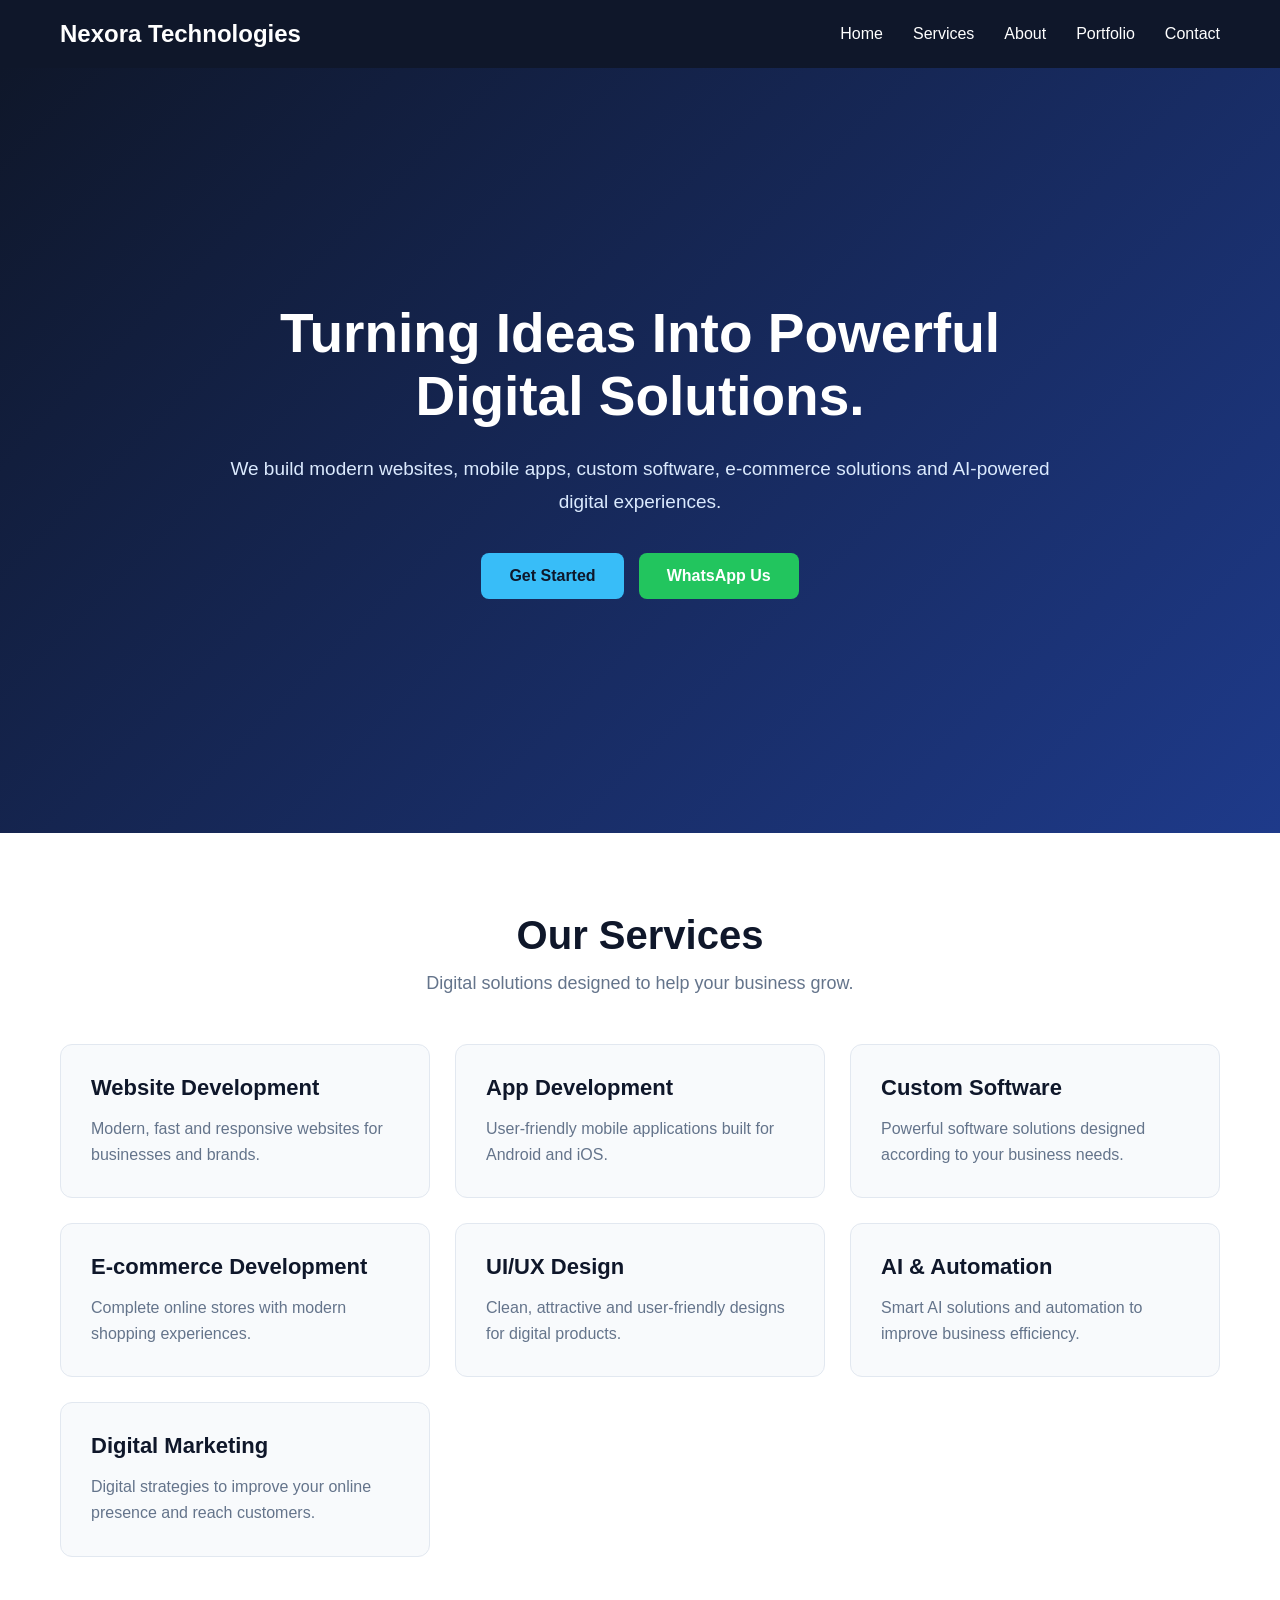
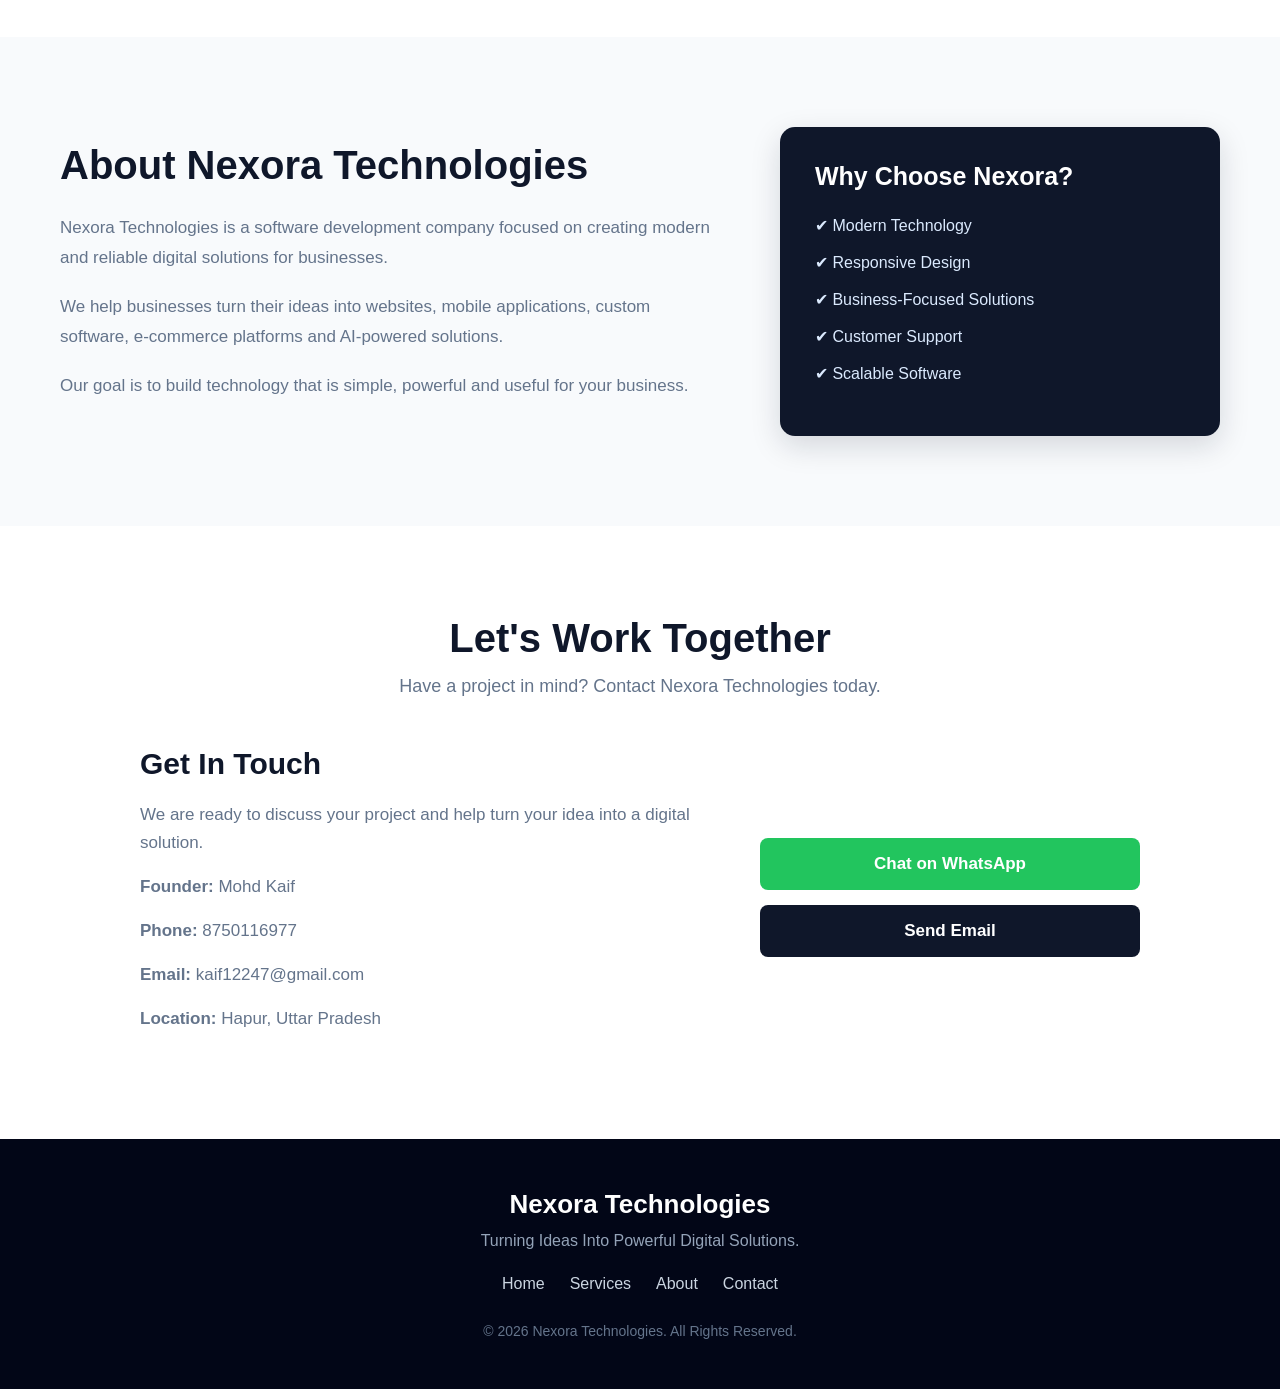
<file: index.html>
<!DOCTYPE html>
<html lang="en">

<head>
    <meta charset="UTF-8">
    <meta name="viewport" content="width=device-width, initial-scale=1.0">

    <title>Nexora Technologies</title>
    <link rel="icon" type="image/png" href="nexora-favicon.png">

    <link rel="stylesheet" href="style.css">
</head>

<body>

    <!-- Navigation Bar -->
    <nav>

        <div class="logo">
            Nexora Technologies
        </div>

        <ul>
            <li><a href="index.html">Home</a></li>
            <li><a href="services.html">Services</a></li>
            <li><a href="about.html">About</a></li>
            <li><a href="portfolio.html">Portfolio</a></li>
            <li><a href="contact.html">Contact</a></li>
        </ul>

    </nav>


    <!-- Hero Section -->
    <section class="hero">

        <div class="hero-content">

            <h1>
                Turning Ideas Into Powerful Digital Solutions.
            </h1>

            <p>
                We build modern websites, mobile apps, custom software,
                e-commerce solutions and AI-powered digital experiences.
            </p>

            <div class="hero-buttons">

                <a href="contact.html" class="btn primary-btn">
    Get Started
    
</a>
                    

                <a href="https://wa.me/918750116977"
                   class="btn whatsapp-btn"
                   target="_blank">
                    WhatsApp Us
                </a>

            </div>

        </div>

    </section>
    <!-- Services Section -->
<section class="services">

    <div class="section-title">
        <h2>Our Services</h2>
        <p>Digital solutions designed to help your business grow.</p>
    </div>

    <div class="services-container">

        <div class="service-card">
            <h3>Website Development</h3>
            <p>
                Modern, fast and responsive websites for businesses and brands.
            </p>
        </div>

        <div class="service-card">
            <h3>App Development</h3>
            <p>
                User-friendly mobile applications built for Android and iOS.
            </p>
        </div>

        <div class="service-card">
            <h3>Custom Software</h3>
            <p>
                Powerful software solutions designed according to your business needs.
            </p>
        </div>

        <div class="service-card">
            <h3>E-commerce Development</h3>
            <p>
                Complete online stores with modern shopping experiences.
            </p>
        </div>

        <div class="service-card">
            <h3>UI/UX Design</h3>
            <p>
                Clean, attractive and user-friendly designs for digital products.
            </p>
        </div>

        <div class="service-card">
            <h3>AI & Automation</h3>
            <p>
                Smart AI solutions and automation to improve business efficiency.
            </p>
        </div>

        <div class="service-card">
            <h3>Digital Marketing</h3>
            <p>
                Digital strategies to improve your online presence and reach customers.
            </p>
        </div>

    </div>

</section>
<!-- About Section -->
<section class="about">

    <div class="about-content">

        <div class="about-text">

            <h2>About Nexora Technologies</h2>

            <p>
                Nexora Technologies is a software development company
                focused on creating modern and reliable digital solutions
                for businesses.
            </p>

            <p>
                We help businesses turn their ideas into websites,
                mobile applications, custom software, e-commerce platforms
                and AI-powered solutions.
            </p>

            <p>
                Our goal is to build technology that is simple, powerful
                and useful for your business.
            </p>

        </div>

        <div class="about-box">

            <h3>Why Choose Nexora?</h3>

            <ul>
                <li>✔ Modern Technology</li>
                <li>✔ Responsive Design</li>
                <li>✔ Business-Focused Solutions</li>
                <li>✔ Customer Support</li>
                <li>✔ Scalable Software</li>
            </ul>

        </div>

    </div>

</section>
<!-- Contact Section -->
<section class="contact">

    <div class="section-title">
        <h2>Let's Work Together</h2>
        <p>
            Have a project in mind? Contact Nexora Technologies today.
        </p>
    </div>

    <div class="contact-container">

        <div class="contact-info">

            <h3>Get In Touch</h3>

            <p>
                We are ready to discuss your project and help turn
                your idea into a digital solution.
            </p>

            <p>
                <strong>Founder:</strong> Mohd Kaif
            </p>

            <p>
                <strong>Phone:</strong> 8750116977
            </p>

            <p>
                <strong>Email:</strong> kaif12247@gmail.com
            </p>

            <p>
                <strong>Location:</strong> Hapur, Uttar Pradesh
            </p>

        </div>

        <div class="contact-buttons">

            <a href="https://wa.me/918750116977"
               class="contact-btn whatsapp-btn"
               target="_blank">
                Chat on WhatsApp
            </a>

            <a href="mailto:kaif12247@gmail.com"
               class="contact-btn email-btn">
                Send Email
            </a>

        </div>

    </div>

</section>
<!-- Footer -->
<footer>

    <div class="footer-content">

        <h3>Nexora Technologies</h3>

        <p>
            Turning Ideas Into Powerful Digital Solutions.
        </p>

        <div class="footer-links">

            <a href="index.html">Home</a>
            <a href="#">Services</a>
            <a href="#">About</a>
            <a href="#">Contact</a>

        </div>

        <p class="copyright">
            © 2026 Nexora Technologies. All Rights Reserved.
        </p>

    </div>

</footer>


</body>

</html>
</file>
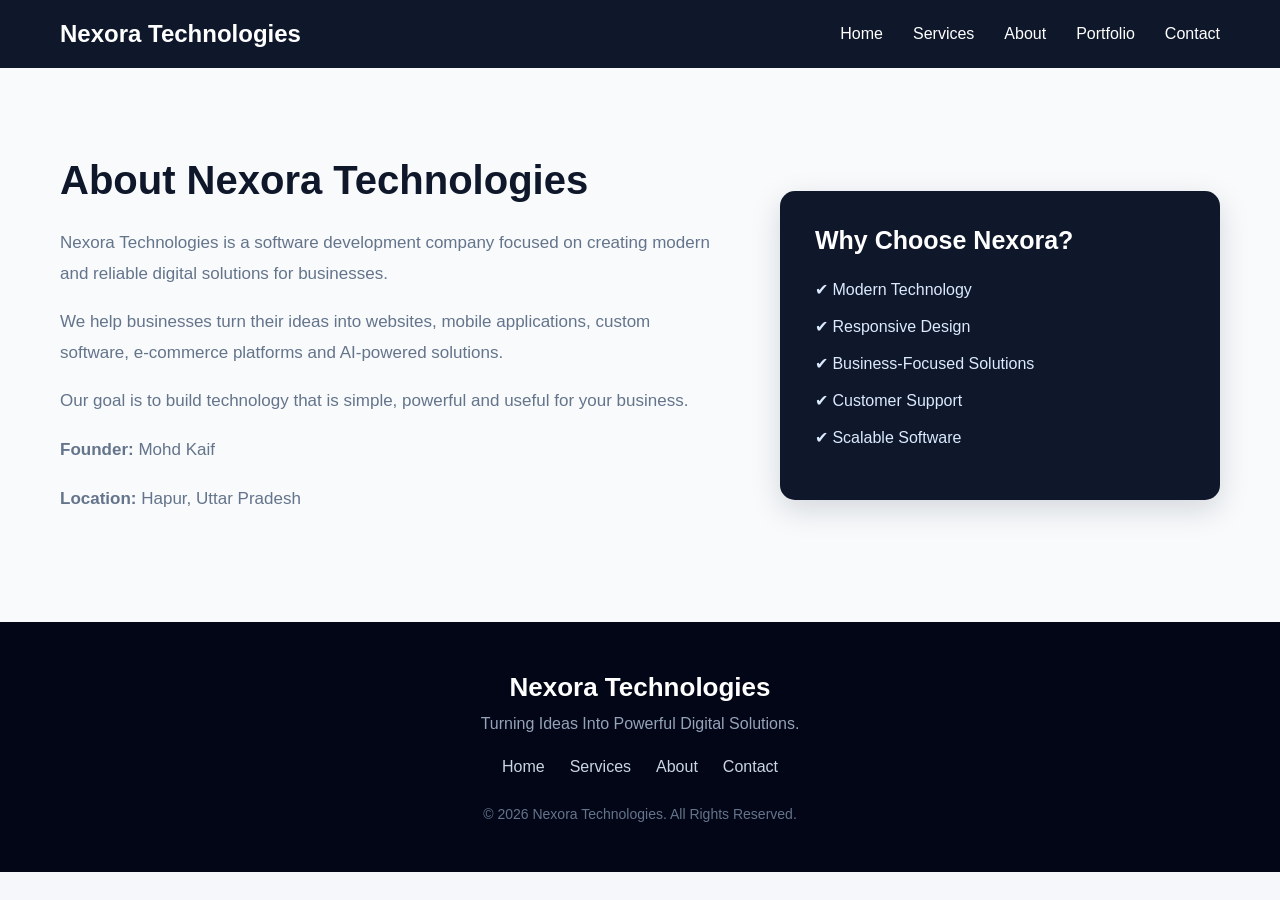
<file: about.html>
<!DOCTYPE html>
<html lang="en">

<head>
    <meta charset="UTF-8">
    <meta name="viewport" content="width=device-width, initial-scale=1.0">

    <title>About | Nexora Technologies</title>
    <link rel="icon" type="image/png" href="nexora-favicon.png">

    <link rel="stylesheet" href="style.css">
</head>

<body>

    <!-- Navigation Bar -->
    <nav>

        <div class="logo">
            Nexora Technologies
        </div>

        <ul>
            <li><a href="index.html">Home</a></li>
            <li><a href="services.html">Services</a></li>
            <li><a href="about.html">About</a></li>
            <li><a href="portfolio.html">Portfolio</a></li>
            <li><a href="contact.html">Contact</a></li>
        </ul>

    </nav>


    <!-- About Page -->
    <section class="about">

        <div class="about-content">

            <div class="about-text">

                <h2>About Nexora Technologies</h2>

                <p>
                    Nexora Technologies is a software development company
                    focused on creating modern and reliable digital solutions
                    for businesses.
                </p>

                <p>
                    We help businesses turn their ideas into websites,
                    mobile applications, custom software, e-commerce
                    platforms and AI-powered solutions.
                </p>

                <p>
                    Our goal is to build technology that is simple,
                    powerful and useful for your business.
                </p>

                <p>
                    <strong>Founder:</strong> Mohd Kaif
                </p>

                <p>
                    <strong>Location:</strong> Hapur, Uttar Pradesh
                </p>

            </div>


            <div class="about-box">

                <h3>Why Choose Nexora?</h3>

                <ul>
                    <li>✔ Modern Technology</li>
                    <li>✔ Responsive Design</li>
                    <li>✔ Business-Focused Solutions</li>
                    <li>✔ Customer Support</li>
                    <li>✔ Scalable Software</li>
                </ul>

            </div>

        </div>

    </section>


    <!-- Footer -->
    <footer>

        <div class="footer-content">

            <h3>Nexora Technologies</h3>

            <p>
                Turning Ideas Into Powerful Digital Solutions.
            </p>

            <div class="footer-links">

                <a href="index.html">Home</a>
                <a href="services.html">Services</a>
                <a href="about.html">About</a>
                <a href="#">Contact</a>

            </div>

            <p class="copyright">
                © 2026 Nexora Technologies. All Rights Reserved.
            </p>

        </div>

    </footer>

</body>

</html>
</file>
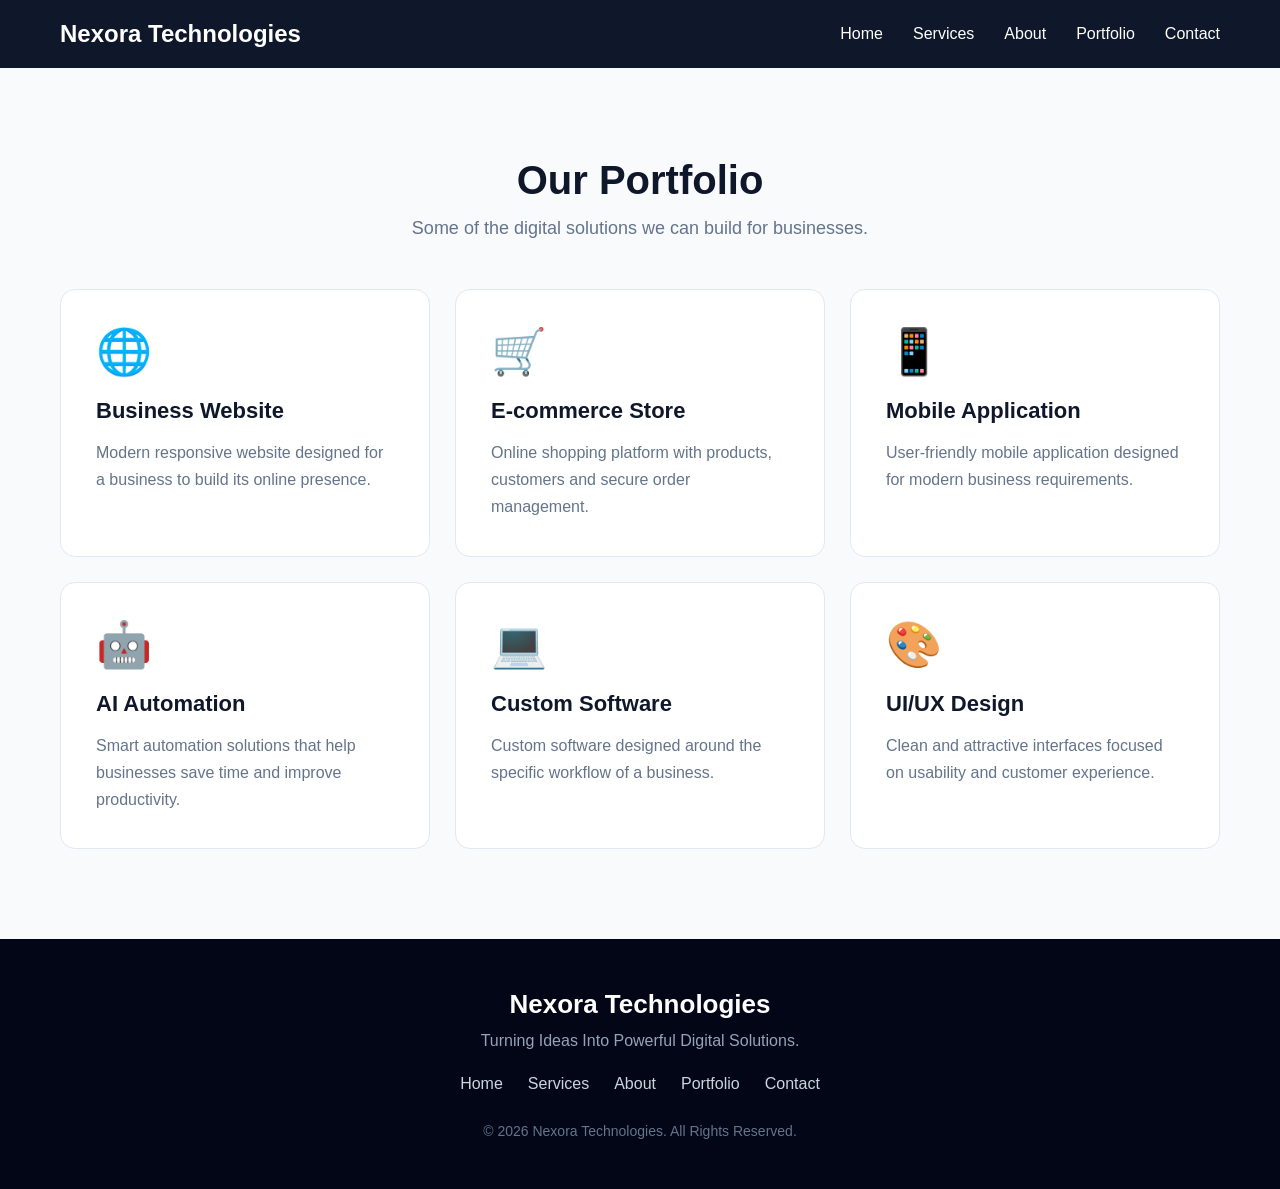
<file: portfolio.html>
<!DOCTYPE html>
<html lang="en">

<head>
    <meta charset="UTF-8">
    <meta name="viewport" content="width=device-width, initial-scale=1.0">

    <title>Portfolio | Nexora Technologies</title>
    <link rel="icon" type="image/png" href="nexora-favicon.png">

    <link rel="stylesheet" href="style.css">
</head>

<body>

    <!-- Navigation Bar -->
    <nav>

        <div class="logo">
            Nexora Technologies
        </div>

        <ul>
            <li><a href="index.html">Home</a></li>
            <li><a href="services.html">Services</a></li>
            <li><a href="about.html">About</a></li>
            <li><a href="portfolio.html">Portfolio</a></li>
            <li><a href="contact.html">Contact</a></li>
        </ul>

    </nav>


    <!-- Portfolio Section -->
    <section class="portfolio">

        <div class="section-title">

            <h2>Our Portfolio</h2>

            <p>
                Some of the digital solutions we can build for businesses.
            </p>

        </div>


        <div class="portfolio-container">

            <div class="portfolio-card">

                <div class="portfolio-icon">
                    🌐
                </div>

                <h3>Business Website</h3>

                <p>
                    Modern responsive website designed for a business
                    to build its online presence.
                </p>

            </div>


            <div class="portfolio-card">

                <div class="portfolio-icon">
                    🛒
                </div>

                <h3>E-commerce Store</h3>

                <p>
                    Online shopping platform with products, customers
                    and secure order management.
                </p>

            </div>


            <div class="portfolio-card">

                <div class="portfolio-icon">
                    📱
                </div>

                <h3>Mobile Application</h3>

                <p>
                    User-friendly mobile application designed for
                    modern business requirements.
                </p>

            </div>


            <div class="portfolio-card">

                <div class="portfolio-icon">
                    🤖
                </div>

                <h3>AI Automation</h3>

                <p>
                    Smart automation solutions that help businesses
                    save time and improve productivity.
                </p>

            </div>


            <div class="portfolio-card">

                <div class="portfolio-icon">
                    💻
                </div>

                <h3>Custom Software</h3>

                <p>
                    Custom software designed around the specific
                    workflow of a business.
                </p>

            </div>


            <div class="portfolio-card">

                <div class="portfolio-icon">
                    🎨
                </div>

                <h3>UI/UX Design</h3>

                <p>
                    Clean and attractive interfaces focused on
                    usability and customer experience.
                </p>

            </div>

        </div>

    </section>


    <!-- Footer -->
    <footer>

        <div class="footer-content">

            <h3>Nexora Technologies</h3>

            <p>
                Turning Ideas Into Powerful Digital Solutions.
            </p>

            <div class="footer-links">

                <a href="index.html">Home</a>
                <a href="services.html">Services</a>
                <a href="about.html">About</a>
                <a href="portfolio.html">Portfolio</a>
                <a href="contact.html">Contact</a>

            </div>

            <p class="copyright">
                © 2026 Nexora Technologies. All Rights Reserved.
            </p>

        </div>

    </footer>

</body>

</html>
</file>
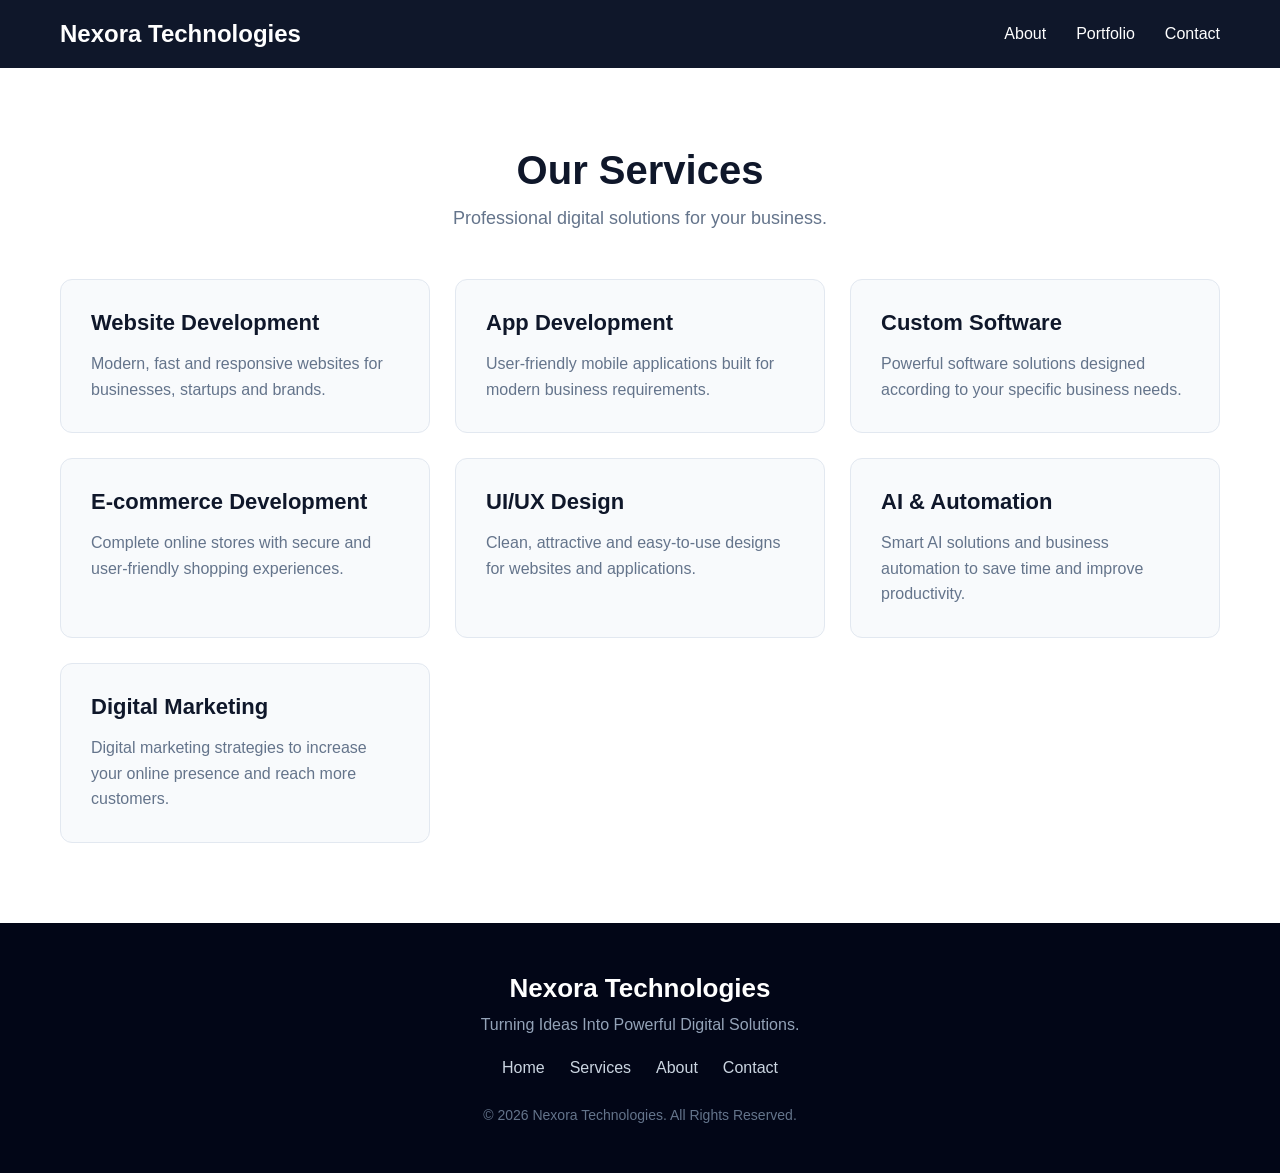
<file: services.html>
<!DOCTYPE html>
<html lang="en">

<head>
    <meta charset="UTF-8">
    <meta name="viewport" content="width=device-width, initial-scale=1.0">

    <title>Services | Nexora Technologies</title>
    <link rel="icon" type="image/png" href="nexora-favicon.png">
    <link rel="stylesheet" href="style.css">
    
</head>

<body>

    <!-- Navigation Bar -->
    <nav>

        <div class="logo">
            Nexora Technologies
        </div>

        <ul>
            <li><a href="about.html">About</a></li>
            <li><a href="portfolio.html">Portfolio</a></li>
            <li><a href="contact.html">Contact</a></li>
        </ul>

    </nav>


    <!-- Services Page -->
    <section class="services">

        <div class="section-title">

            <h2>Our Services</h2>

            <p>
                Professional digital solutions for your business.
            </p>

        </div>


        <div class="services-container">

            <div class="service-card">
                <h3>Website Development</h3>
                <p>
                    Modern, fast and responsive websites for businesses,
                    startups and brands.
                </p>
            </div>


            <div class="service-card">
                <h3>App Development</h3>
                <p>
                    User-friendly mobile applications built for modern
                    business requirements.
                </p>
            </div>


            <div class="service-card">
                <h3>Custom Software</h3>
                <p>
                    Powerful software solutions designed according to
                    your specific business needs.
                </p>
            </div>


            <div class="service-card">
                <h3>E-commerce Development</h3>
                <p>
                    Complete online stores with secure and user-friendly
                    shopping experiences.
                </p>
            </div>


            <div class="service-card">
                <h3>UI/UX Design</h3>
                <p>
                    Clean, attractive and easy-to-use designs for
                    websites and applications.
                </p>
            </div>


            <div class="service-card">
                <h3>AI & Automation</h3>
                <p>
                    Smart AI solutions and business automation to save
                    time and improve productivity.
                </p>
            </div>


            <div class="service-card">
                <h3>Digital Marketing</h3>
                <p>
                    Digital marketing strategies to increase your online
                    presence and reach more customers.
                </p>
            </div>

        </div>

    </section>


    <!-- Footer -->
    <footer>

        <div class="footer-content">

            <h3>Nexora Technologies</h3>

            <p>
                Turning Ideas Into Powerful Digital Solutions.
            </p>

            <div class="footer-links">

                <a href="index.html">Home</a>
                <a href="services.html">Services</a>
                <a href="#">About</a>
                <a href="#">Contact</a>

            </div>

            <p class="copyright">
                © 2026 Nexora Technologies. All Rights Reserved.
            </p>

        </div>

    </footer>

</body>

</html>
</file>
<file: style.css>
/* =========================
   BASIC RESET
========================= */

* {
    margin: 0;
    padding: 0;
    box-sizing: border-box;
}

body {
    font-family: Arial, sans-serif;
    background-color: #f5f7fa;
    color: #222;
}


/* =========================
   NAVIGATION BAR
========================= */

nav {
    width: 100%;
    padding: 20px 60px;
    background-color: #0f172a;

    display: flex;
    justify-content: space-between;
    align-items: center;
}

.logo {
    color: white;
    font-size: 24px;
    font-weight: bold;
}

nav ul {
    display: flex;
    list-style: none;
    gap: 30px;
}

nav ul li a {
    color: white;
    text-decoration: none;
    font-size: 16px;
    transition: 0.3s;
}

nav ul li a:hover {
    color: #38bdf8;
}


/* =========================
   HERO SECTION
========================= */

.hero {
    min-height: 85vh;

    display: flex;
    justify-content: center;
    align-items: center;

    text-align: center;

    padding: 80px 20px;

    background: linear-gradient(
        135deg,
        #0f172a,
        #1e3a8a
    );
}

.hero-content {
    max-width: 850px;
}

.hero h1 {
    color: white;
    font-size: 55px;
    line-height: 1.15;
    margin-bottom: 25px;
}

.hero p {
    color: #dbeafe;
    font-size: 19px;
    line-height: 1.7;
    margin-bottom: 35px;
}


/* =========================
   BUTTONS
========================= */

.hero-buttons {
    display: flex;
    justify-content: center;
    gap: 15px;
    flex-wrap: wrap;
}

.btn {
    display: inline-block;

    padding: 14px 28px;

    border-radius: 8px;

    text-decoration: none;

    font-size: 16px;
    font-weight: bold;

    transition: 0.3s;
}

.primary-btn {
    background-color: #38bdf8;
    color: #0f172a;
}

.primary-btn:hover {
    transform: translateY(-3px);
}

.whatsapp-btn {
    background-color: #22c55e;
    color: white;
}

.whatsapp-btn:hover {
    transform: translateY(-3px);
}


/* =========================
   MOBILE RESPONSIVE
========================= */

@media (max-width: 768px) {

    nav {
        padding: 18px 20px;

        flex-direction: column;
        gap: 15px;
    }

    nav ul {
        gap: 15px;
        flex-wrap: wrap;
        justify-content: center;
    }

    .hero h1 {
        font-size: 38px;
    }

    .hero p {
        font-size: 17px;
    }

}
/* =========================
   SERVICES SECTION
========================= */

.services {
    padding: 80px 60px;
    background-color: #ffffff;
}

.section-title {
    text-align: center;
    margin-bottom: 50px;
}

.section-title h2 {
    font-size: 40px;
    color: #0f172a;
    margin-bottom: 15px;
}

.section-title p {
    font-size: 18px;
    color: #64748b;
}

.services-container {
    max-width: 1200px;
    margin: auto;

    display: grid;
    grid-template-columns: repeat(3, 1fr);
    gap: 25px;
}

.service-card {
    padding: 30px;

    background-color: #f8fafc;

    border-radius: 12px;

    border: 1px solid #e2e8f0;

    transition: 0.3s;
}

.service-card:hover {
    transform: translateY(-8px);
}

.service-card h3 {
    font-size: 22px;
    color: #0f172a;
    margin-bottom: 15px;
}

.service-card p {
    font-size: 16px;
    line-height: 1.6;
    color: #64748b;
}


/* Services - Mobile */

@media (max-width: 900px) {

    .services-container {
        grid-template-columns: repeat(2, 1fr);
    }

}

@media (max-width: 600px) {

    .services {
        padding: 60px 20px;
    }

    .services-container {
        grid-template-columns: 1fr;
    }

}
/* =========================
   ABOUT SECTION
========================= */

.about {
    padding: 90px 60px;
    background-color: #f8fafc;
}

.about-content {
    max-width: 1200px;
    margin: auto;

    display: grid;
    grid-template-columns: 1.5fr 1fr;
    gap: 60px;

    align-items: center;
}

.about-text h2 {
    font-size: 40px;
    color: #0f172a;
    margin-bottom: 25px;
}

.about-text p {
    font-size: 17px;
    line-height: 1.8;
    color: #64748b;
    margin-bottom: 18px;
}

.about-box {
    padding: 35px;

    background-color: #0f172a;
    border-radius: 15px;

    box-shadow: 0 10px 30px rgba(15, 23, 42, 0.15);
}

.about-box h3 {
    color: white;
    font-size: 25px;
    margin-bottom: 25px;
}

.about-box ul {
    list-style: none;
}

.about-box ul li {
    color: #dbeafe;
    font-size: 16px;
    margin-bottom: 18px;
}


/* About - Mobile */

@media (max-width: 768px) {

    .about {
        padding: 70px 20px;
    }

    .about-content {
        grid-template-columns: 1fr;
        gap: 40px;
    }

    .about-text h2 {
        font-size: 32px;
    }

}
/* =========================
   CONTACT SECTION
========================= */

.contact {
    padding: 90px 60px;
    background-color: #ffffff;
}

.contact-container {
    max-width: 1000px;
    margin: auto;

    display: grid;
    grid-template-columns: 1.5fr 1fr;
    gap: 50px;

    align-items: center;
}

.contact-info h3 {
    font-size: 30px;
    color: #0f172a;
    margin-bottom: 20px;
}

.contact-info p {
    font-size: 17px;
    line-height: 1.7;
    color: #64748b;
    margin-bottom: 15px;
}

.contact-buttons {
    display: flex;
    flex-direction: column;
    gap: 15px;
}

.contact-btn {
    display: block;
    padding: 16px 25px;

    text-align: center;

    border-radius: 8px;

    text-decoration: none;

    font-size: 17px;
    font-weight: bold;

    transition: 0.3s;
}

.contact-btn:hover {
    transform: translateY(-3px);
}

.email-btn {
    background-color: #0f172a;
    color: white;
}


/* Contact - Mobile */

@media (max-width: 768px) {

    .contact {
        padding: 70px 20px;
    }

    .contact-container {
        grid-template-columns: 1fr;
    }

}
/* =========================
   FOOTER
========================= */

footer {
    background-color: #020617;
    color: white;
    padding: 50px 20px;
    text-align: center;
}

.footer-content {
    max-width: 900px;
    margin: auto;
}

.footer-content h3 {
    font-size: 26px;
    margin-bottom: 12px;
}

.footer-content > p {
    color: #94a3b8;
    margin-bottom: 25px;
}

.footer-links {
    display: flex;
    justify-content: center;
    gap: 25px;
    flex-wrap: wrap;
    margin-bottom: 30px;
}

.footer-links a {
    color: #cbd5e1;
    text-decoration: none;
    transition: 0.3s;
}

.footer-links a:hover {
    color: #38bdf8;
}

.footer-content .copyright {
    font-size: 14px;
    color: #64748b;
    margin: 0;
}
/* =========================
   PORTFOLIO SECTION
========================= */

.portfolio {
    padding: 90px 60px;
    background-color: #f8fafc;
}

.portfolio-container {
    max-width: 1200px;
    margin: auto;

    display: grid;
    grid-template-columns: repeat(3, 1fr);
    gap: 25px;
}

.portfolio-card {
    background-color: white;
    padding: 35px;

    border-radius: 15px;
    border: 1px solid #e2e8f0;

    transition: 0.3s;
}

.portfolio-card:hover {
    transform: translateY(-8px);
    box-shadow: 0 15px 30px rgba(15, 23, 42, 0.12);
}

.portfolio-icon {
    font-size: 45px;
    margin-bottom: 20px;
}

.portfolio-card h3 {
    color: #0f172a;
    font-size: 22px;
    margin-bottom: 15px;
}

.portfolio-card p {
    color: #64748b;
    font-size: 16px;
    line-height: 1.7;
}


/* Portfolio - Mobile */

@media (max-width: 900px) {

    .portfolio-container {
        grid-template-columns: repeat(2, 1fr);
    }

}

@media (max-width: 600px) {

    .portfolio {
        padding: 70px 20px;
    }

    .portfolio-container {
        grid-template-columns: 1fr;
    }

}
/* Mobile Navbar */
@media (max-width: 768px) {

    nav {
        padding: 18px 20px;
        flex-direction: column;
        gap: 20px;
    }

    nav ul {
        gap: 15px;
        flex-wrap: wrap;
        justify-content: center;
    }

    nav ul li a {
        font-size: 14px;
    }

    .logo {
        font-size: 22px;
    }
}/* Contact Form */

.contact-form {
    background-color: #f8fafc;
    padding: 35px;
    border-radius: 15px;
    border: 1px solid #e2e8f0;
}

.contact-form h3 {
    font-size: 28px;
    color: #0f172a;
    margin-bottom: 25px;
}

.contact-form form {
    display: flex;
    flex-direction: column;
    gap: 15px;
}

.contact-form input,
.contact-form textarea {
    width: 100%;
    padding: 14px 16px;
    border: 1px solid #cbd5e1;
    border-radius: 8px;
    font-size: 16px;
    font-family: Arial, sans-serif;
    outline: none;
}

.contact-form input:focus,
.contact-form textarea:focus {
    border-color: #38bdf8;
}

.contact-form textarea {
    resize: vertical;
}

.contact-form button {
    padding: 15px;
    border: none;
    border-radius: 8px;
    background-color: #0f172a;
    color: white;
    font-size: 17px;
    font-weight: bold;
    cursor: pointer;
    transition: 0.3s;
}

.contact-form button:hover {
    background-color: #1e3a8a;
    transform: translateY(-2px);
}
</file>
